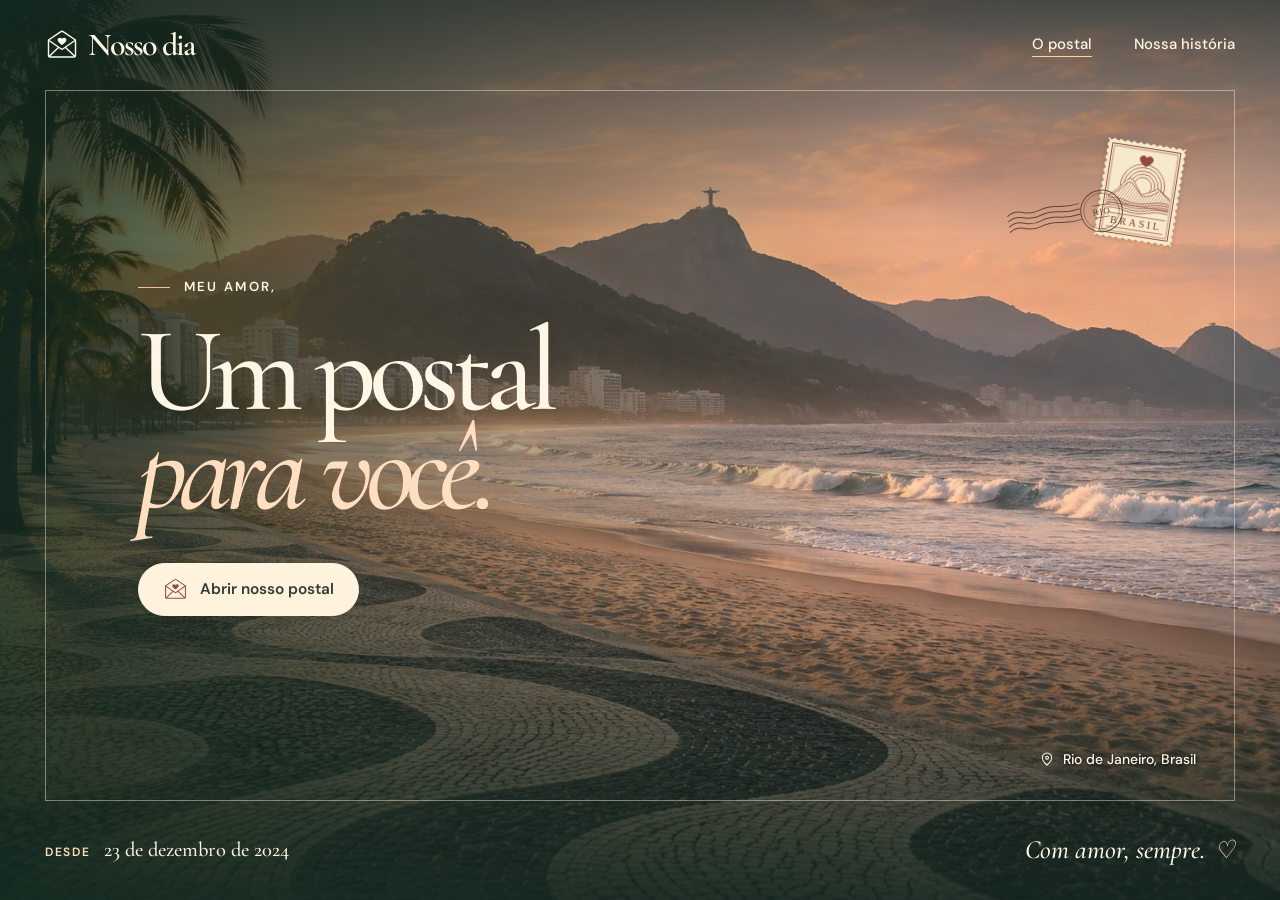
<file: index.html>
<!doctype html>
<html lang="pt-BR">
<head>
  <meta charset="utf-8">
  <meta name="viewport" content="width=device-width, initial-scale=1">
  <meta name="theme-color" content="#203c35">
  <title>Nosso dia · Um postal para você</title>
  <link rel="icon" type="image/svg+xml" href="./assets/coracao.svg">
  <link rel="stylesheet" href="./postal.css">
</head>
<body class="cover rio-fixo">
  <div class="postal-shell">
    <header class="masthead">
      <a class="brand" href="./index.html" aria-label="Nosso dia, início"><img src="./assets/envelope.svg" width="34" height="34" alt="">Nosso dia</a>
      <nav class="mast-nav" aria-label="Navegação principal">
        <a href="./index.html" aria-current="page">O postal</a>
        <a href="./aniversario.html">Nossa história</a>
      </nav>
    </header>

    <main>
      <article class="postcard" aria-labelledby="postal-title">
        <div class="postage" aria-hidden="true">
          <img class="stamp" src="./assets/selo.svg" width="96" height="123" alt="">
          <img class="postmark" src="./assets/carimbo.svg" width="147" height="70" alt="">
        </div>
        <div class="greeting">
          <p class="salutation">Meu amor,</p>
          <h1 id="postal-title">Um postal<br><em>para você.</em></h1>
          <a class="open-postal" href="./aniversario.html">
            <img src="./assets/envelope.svg" alt="" width="25" height="25">
            Abrir nosso postal
          </a>
        </div>
        <p class="place"><svg aria-hidden="true" viewBox="0 0 24 24" fill="none" stroke="currentColor" stroke-width="1.6"><path d="M19 10c0 5-7 11-7 11S5 15 5 10a7 7 0 1 1 14 0Z"/><circle cx="12" cy="10" r="2.2"/></svg>Rio de Janeiro, Brasil</p>
      </article>
    </main>

    <footer class="postscript">
      <p class="since"><span>Desde</span><time datetime="2024-12-23">23 de dezembro de 2024</time></p>
      <p class="signoff">Com amor, sempre. <span aria-hidden="true">♡</span></p>
    </footer>
  </div>
</body>
</html>
</file>
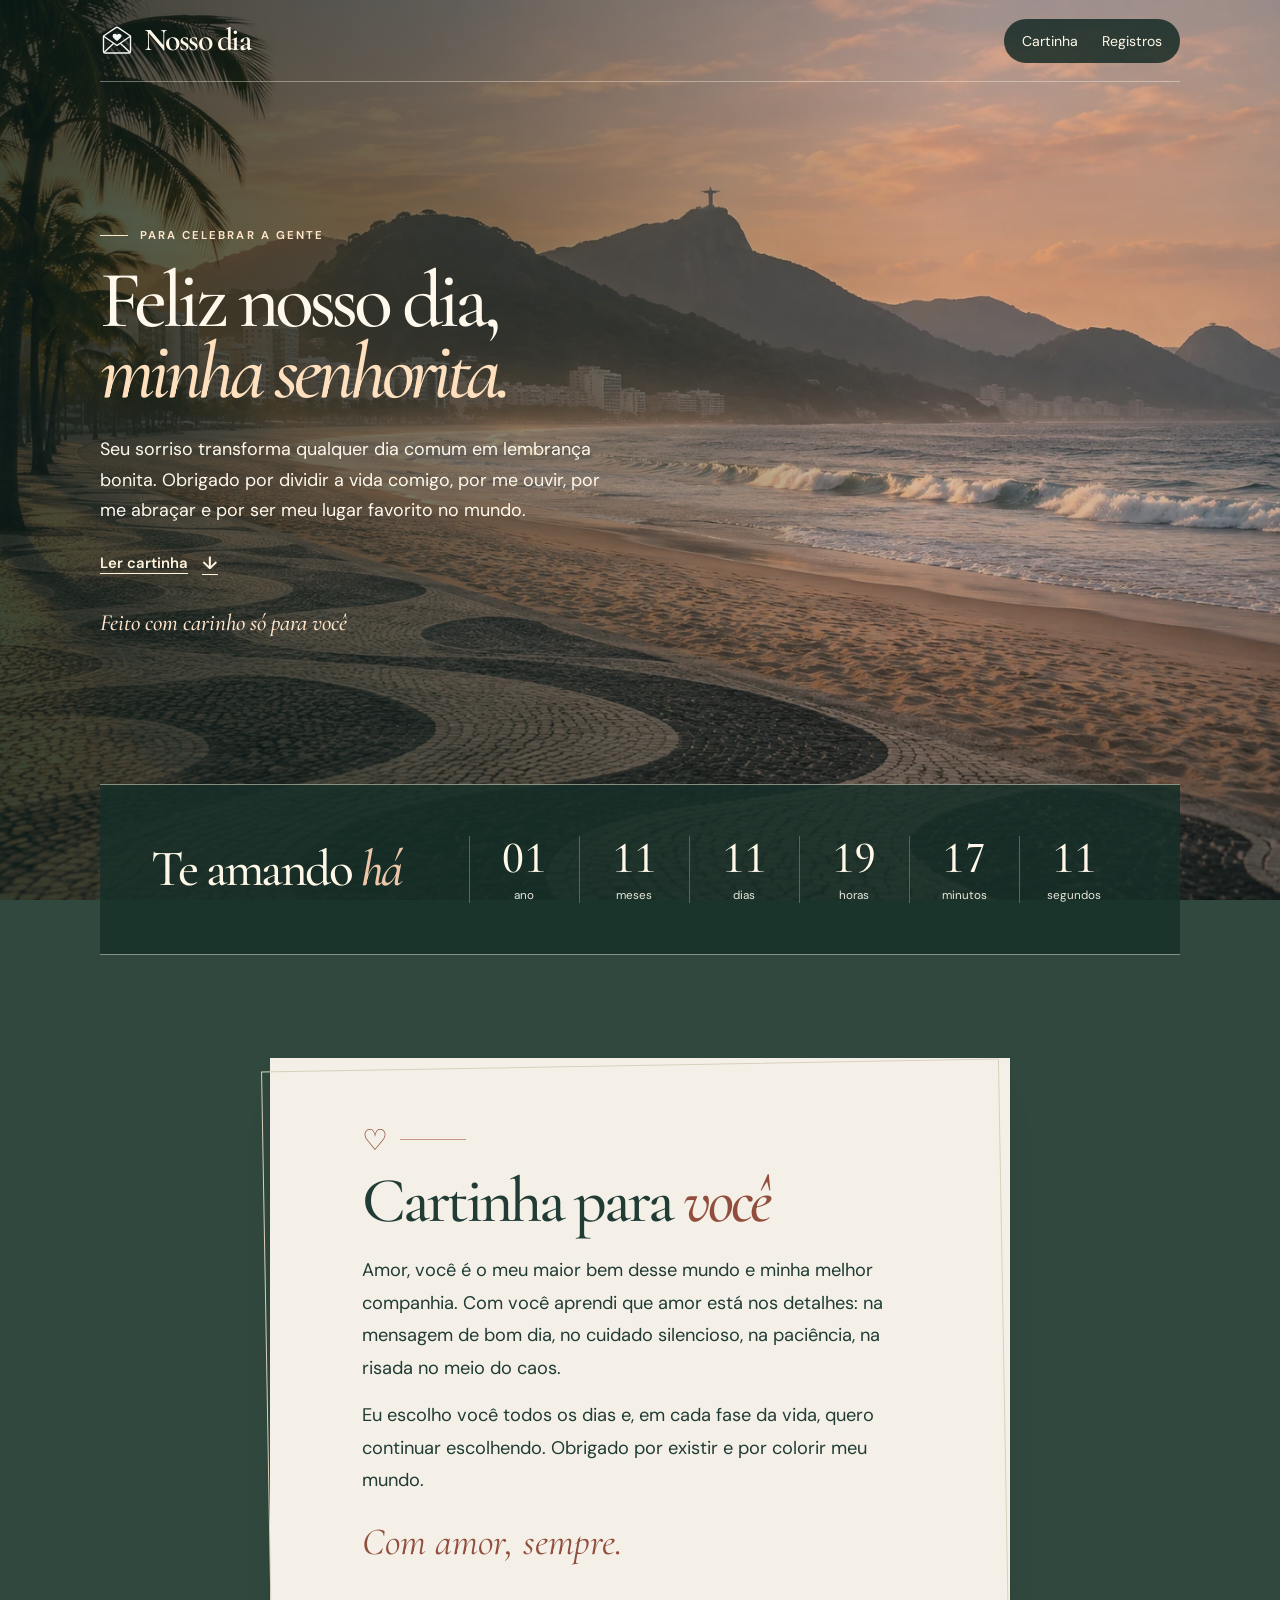
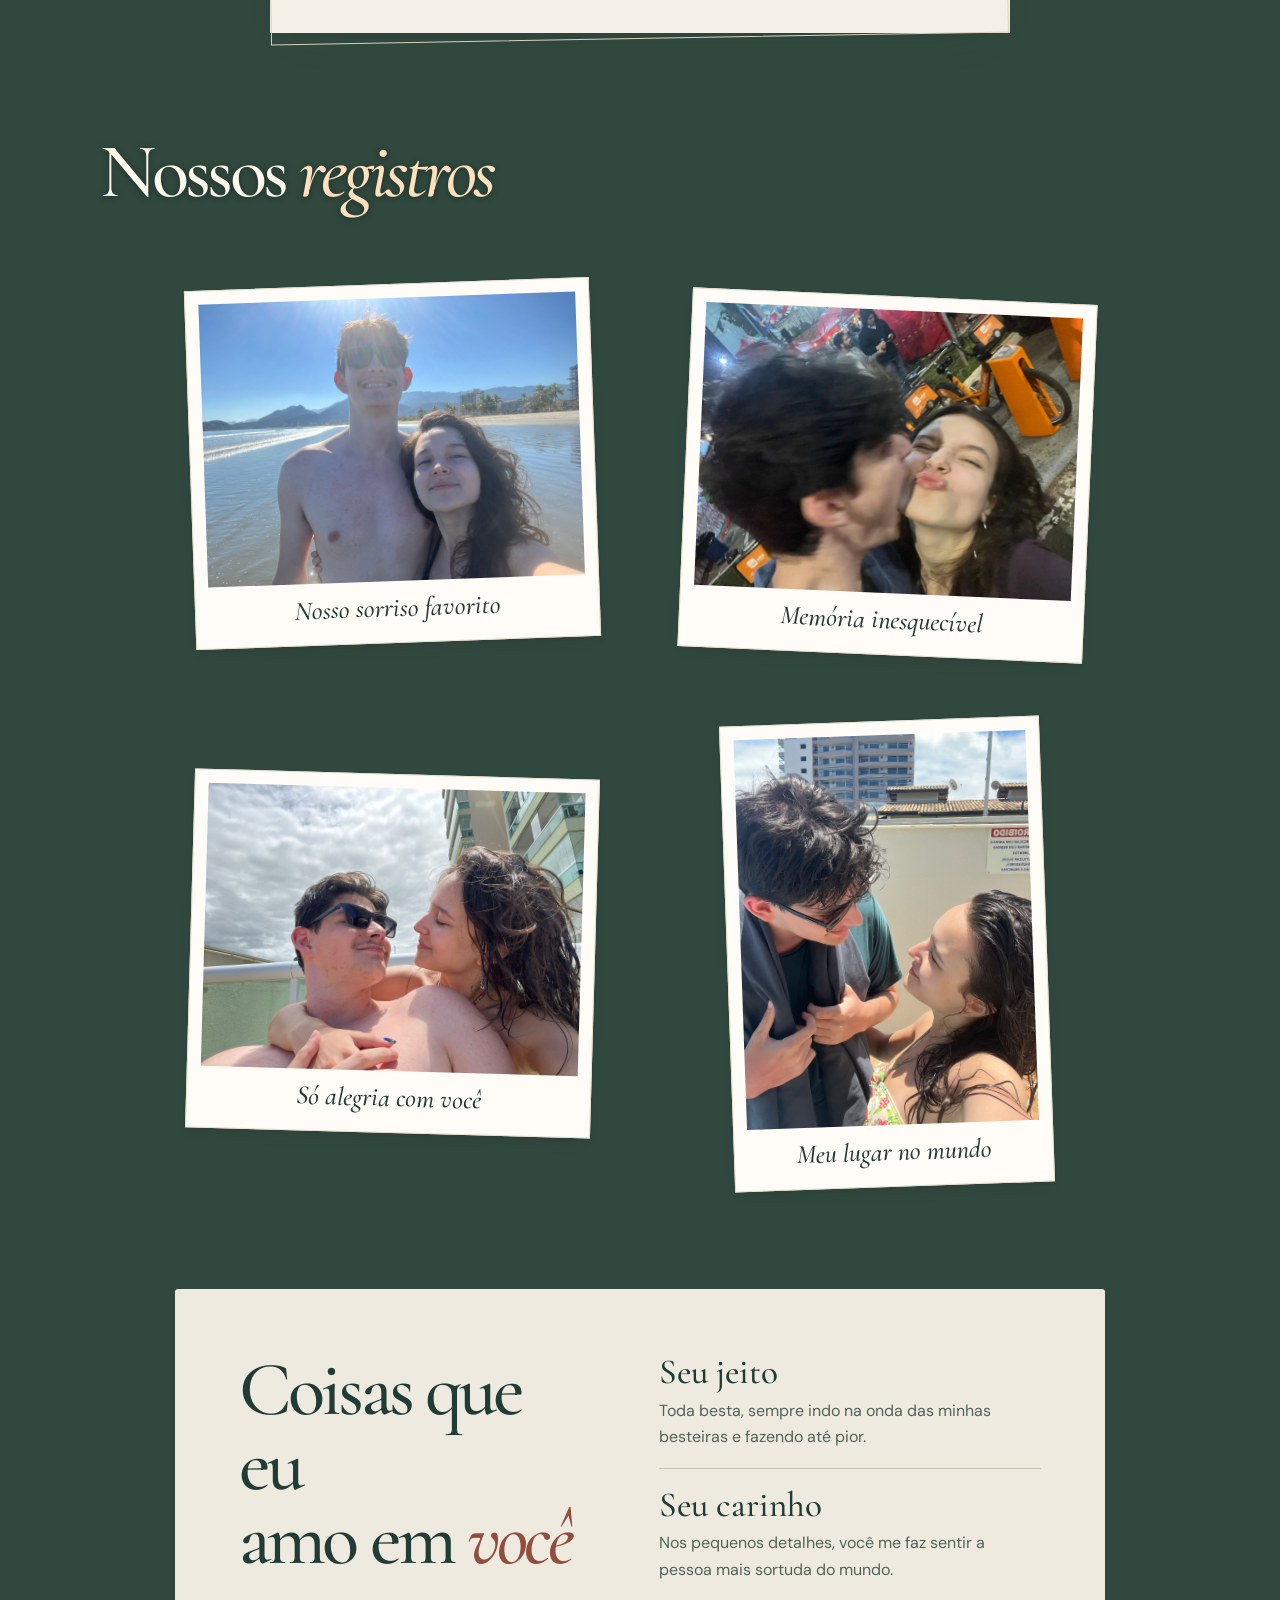
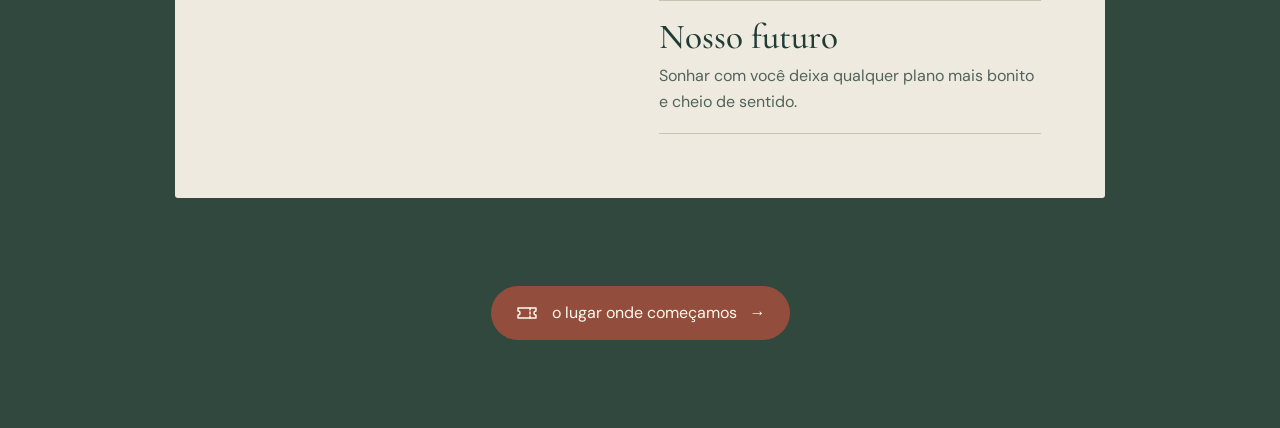
<file: aniversario.html>
<!doctype html>
<html lang="pt-BR">
<head>
  <meta charset="utf-8">
  <meta name="viewport" content="width=device-width, initial-scale=1">
  <meta name="theme-color" content="#f8f3e9">
  <title>Nosso dia · Cartinha e registros</title>
  <link rel="icon" type="image/svg+xml" href="./assets/coracao.svg">
  <link rel="stylesheet" href="./postal.css">
  <link rel="stylesheet" href="./album.css">
  <script src="./contador.js" defer></script>
</head>
<body class="album-page rio-fixo">
  <header class="album-nav album-shell">
    <a class="brand" href="./index.html" aria-label="Nosso dia, voltar à capa"><img src="./assets/envelope.svg" alt="" width="34" height="34">Nosso dia</a>
    <nav aria-label="Nesta página">
      <a href="#cartinha">Cartinha</a>
      <a href="#registros">Registros</a>
    </nav>
  </header>

  <main>
    <section class="album-intro album-shell" aria-labelledby="titulo">
      <div class="album-intro-copy">
        <p class="album-kicker">Para celebrar a gente</p>
        <h1 id="titulo">Feliz nosso dia,<br><em>minha senhorita.</em></h1>
        <p class="album-lead">Seu sorriso transforma qualquer dia comum em lembrança bonita. Obrigado por dividir a vida comigo, por me ouvir, por me abraçar e por ser meu lugar favorito no mundo.</p>
        <a class="read-letter" href="#cartinha">Ler cartinha <span aria-hidden="true">↓</span></a>
        <p class="album-dedication">Feito com carinho só para você</p>
      </div>
    </section>

    <section class="album-clock" aria-labelledby="titulo-contador">
      <div class="clock-inner album-shell">
        <h2 id="titulo-contador">Te amando <em>há</em></h2>
        <div class="clock-digits" role="timer" aria-labelledby="titulo-contador" aria-live="off">
          <div data-unit="years"><b>–</b><span>anos</span></div>
          <div data-unit="months"><b>–</b><span>meses</span></div>
          <div data-unit="days"><b>–</b><span>dias</span></div>
          <div data-unit="hours"><b>–</b><span>horas</span></div>
          <div data-unit="minutes"><b>–</b><span>minutos</span></div>
          <div data-unit="seconds"><b>–</b><span>segundos</span></div>
        </div>
        <noscript><p>Desde 23 de dezembro de 2024.</p></noscript>
      </div>
    </section>

    <section class="album-letter album-shell" id="cartinha" aria-labelledby="titulo-cartinha">
      <div class="letter-sheet">
        <div class="letter-letterhead"><span aria-hidden="true">♡</span></div>
        <h2 id="titulo-cartinha">Cartinha para <em>você</em></h2>
        <p>Amor, você é o meu maior bem desse mundo e minha melhor companhia. Com você aprendi que amor está nos detalhes: na mensagem de bom dia, no cuidado silencioso, na paciência, na risada no meio do caos.</p>
        <p>Eu escolho você todos os dias e, em cada fase da vida, quero continuar escolhendo. Obrigado por existir e por colorir meu mundo.</p>
        <p class="letter-signature">Com amor, sempre.</p>
      </div>
    </section>

    <section class="album-gallery" id="registros" aria-labelledby="titulo-registros">
      <div class="album-shell">
        <h2 id="titulo-registros">Nossos <em>registros</em></h2>
        <div class="photo-spread">
          <figure>
            <img src="./foto-1.jpeg" width="1600" height="1200" loading="lazy" alt="Nós dois na beira do mar, com o sol e as montanhas ao fundo.">
            <figcaption>Nosso sorriso favorito</figcaption>
          </figure>
          <figure>
            <img src="./foto-2.jpeg" width="1600" height="1200" loading="lazy" alt="Um beijo na bochecha e uma careta para a câmera.">
            <figcaption>Memória inesquecível</figcaption>
          </figure>
          <figure>
            <img src="./foto-3.png" width="1600" height="1200" loading="lazy" alt="Nós dois deitados ao sol, sorrindo um para o outro.">
            <figcaption>Só alegria com você</figcaption>
          </figure>
          <figure>
            <img src="./foto-4.png" width="1200" height="1600" loading="lazy" alt="Nós dois de pé ao sol, olhando um para o outro.">
            <figcaption>Meu lugar no mundo</figcaption>
          </figure>
        </div>
      </div>
    </section>

    <section class="album-moments album-shell" aria-labelledby="titulo-momentos">
      <h2 id="titulo-momentos">Coisas que eu<br>amo em <em>você</em></h2>
      <dl>
        <div><dt>Seu jeito</dt><dd>Toda besta, sempre indo na onda das minhas besteiras e fazendo até pior.</dd></div>
        <div><dt>Seu carinho</dt><dd>Nos pequenos detalhes, você me faz sentir a pessoa mais sortuda do mundo.</dd></div>
        <div><dt>Nosso futuro</dt><dd>Sonhar com você deixa qualquer plano mais bonito e cheio de sentido.</dd></div>
      </dl>
    </section>

    <div class="album-finale album-shell" id="lembranca">
      <a class="memory-ticket" href="./cinesala-chuva.html">
        <svg viewBox="0 0 24 24" fill="none" stroke="currentColor" stroke-width="1.4" stroke-linecap="round" stroke-linejoin="round" aria-hidden="true"><path d="M3 7h18v3a2 2 0 0 0 0 4v3H3v-3a2 2 0 0 0 0-4V7Z"/><path d="M15 7v2m0 2v2m0 2v2"/></svg>
        <span>o lugar onde começamos</span><span aria-hidden="true">→</span>
      </a>
    </div>
  </main>
</body>
</html>
</file>
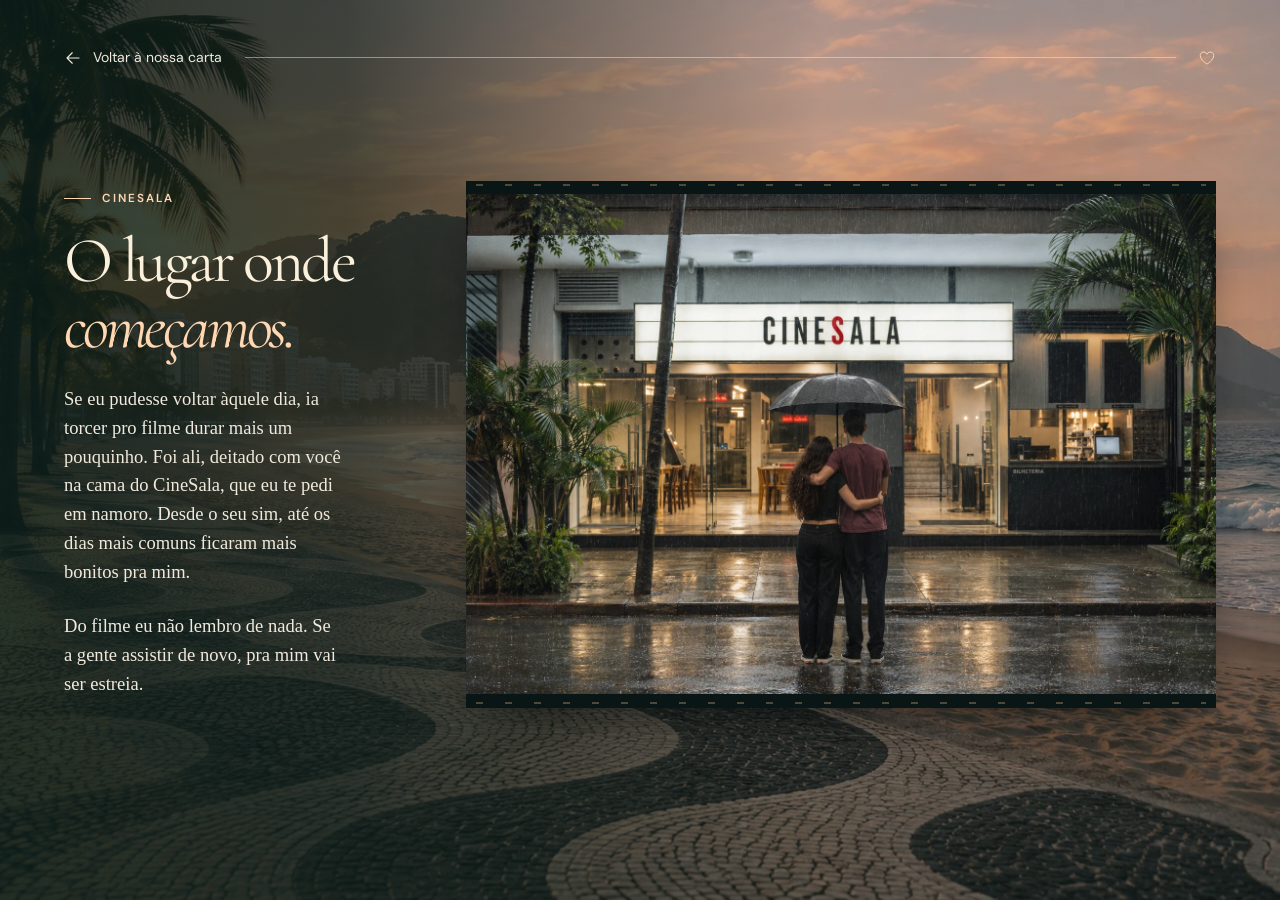
<file: cinesala-chuva.html>
<!doctype html>
<html lang="pt-BR">
<head>
  <meta charset="utf-8">
  <meta name="viewport" content="width=device-width, initial-scale=1">
  <meta name="theme-color" content="#102523">
  <title>O lugar onde começamos · CineSala</title>
  <link rel="icon" type="image/svg+xml" href="./assets/coracao.svg">
  <link rel="stylesheet" href="./postal.css">
  <link rel="stylesheet" href="./cinesala.css">
</head>
<body class="rio-fixo cinema-page">
  <header class="page-header">
    <nav aria-label="Navegação">
      <a class="back-link" href="./aniversario.html#lembranca">
        <svg aria-hidden="true" viewBox="0 0 24 24" width="18" height="18" fill="none" stroke="currentColor" stroke-width="1.5" stroke-linecap="round" stroke-linejoin="round">
          <path d="M20 12H4m7 7-7-7 7-7"/>
        </svg>
        Voltar à nossa carta
      </a>
    </nav>
    <span class="header-line" aria-hidden="true"></span>
    <svg class="heart-mark" aria-hidden="true" viewBox="0 0 24 24" width="18" height="18" fill="none" stroke="currentColor" stroke-width="1.3">
      <path d="M12 20S3 14.8 3 8.6C3 3.6 9.3 2.2 12 7c2.7-4.8 9-3.4 9 1.6 0 6.2-9 11.4-9 11.4Z"/>
    </svg>
  </header>
  <main>
    <figure class="memory">
      <div class="film">
        <picture>
          <source media="(max-width: 36rem)" srcset="./assets/cinesala-mobile.webp" width="768" height="1024">
          <img src="./assets/cinesala.webp" width="1536" height="1024" fetchpriority="high" alt="Nós dois de costas, juntos sob um guarda-chuva preto, olhando para a entrada do CineSala num dia de chuva.">
        </picture>
      </div>
      <figcaption class="caption">
        <p class="location">CineSala</p>
        <h1>O lugar onde <em>começamos.</em></h1>
        <p class="letter">Se eu pudesse voltar àquele dia, ia torcer pro filme durar mais um pouquinho. Foi ali, deitado com você na cama do CineSala, que eu te pedi em namoro. Desde o seu sim, até os dias mais comuns ficaram mais bonitos pra mim.</p>
        <p class="letter">Do filme eu não lembro de nada. Se a gente assistir de novo, pra mim vai ser estreia.</p>
      </figcaption>
    </figure>
  </main>
</body>
</html>
</file>
<file: postal.css>
@font-face {
  font-family: "Cormorant Garamond";
  src: url("./assets/fonts/cormorant.woff2") format("woff2");
  font-weight: 300 700;
  font-style: normal;
  font-display: swap;
}
@font-face {
  font-family: "Cormorant Garamond";
  src: url("./assets/fonts/cormorant-italic.woff2") format("woff2");
  font-weight: 300 700;
  font-style: italic;
  font-display: swap;
}
@font-face {
  font-family: "DM Sans";
  src: url("./assets/fonts/dm-sans.woff2") format("woff2");
  font-weight: 100 1000;
  font-display: swap;
}
:root {
  --paper: #faf5eb;
  --ink: #203c35;
  --rust: #934d3d;
  --serif: "Cormorant Garamond", Georgia, serif;
  --sans: "DM Sans", Arial, sans-serif;
}
*, *::before, *::after { box-sizing: border-box; }
body { margin: 0; }
.rio-fixo {
  --rio-foto: url("./assets/rio.webp");
  isolation: isolate;
  min-height: 100svh;
  background-color: #30483e;
}
.rio-fixo::before {
  content: "";
  position: fixed;
  inset: 0;
  z-index: -1;
  pointer-events: none;
  background-image: var(--rio-veu, linear-gradient(transparent, transparent)), var(--rio-foto);
  background-size: cover;
  background-position: 50% 44%;
  background-repeat: no-repeat;
}
@media (max-width: 650px) and (orientation: portrait) {
  .rio-fixo { --rio-foto: url("./assets/rio-mobile.webp"); }
}
:focus-visible { outline: 3px solid #bc5737; outline-offset: 5px; }
.brand {
  display: inline-flex;
  align-items: center;
  gap: .6rem;
  color: var(--ink);
  font: 600 2rem/.95 var(--serif);
  letter-spacing: -.055em;
  text-decoration: none;
  white-space: nowrap;
}
.brand img, .brand svg { color: var(--rust); flex: none; }
.cover {
  --rio-veu: linear-gradient(90deg, #11291fd6, #162b225f 37%, transparent 72%),
             linear-gradient(180deg, #17211db3, transparent 26%, transparent 62%, #12271fe0);
  color: #fff6e6;
  font-family: var(--sans);
  -webkit-font-smoothing: antialiased;
}
.postal-shell {
  margin-inline: auto;
  width: min(100% - clamp(2rem, 7vw, 8rem), 96rem);
  min-height: 100svh;
  display: flex;
  flex-direction: column;
}
.postal-shell main { display: flex; flex: 1; }
.cover .brand { color: inherit; }
.cover .brand img { filter: brightness(0) invert(94%) sepia(24%); }
.cover :focus-visible { outline-color: #fff6e6; }
.masthead, .postscript {
  display: flex;
  align-items: center;
  justify-content: space-between;
}
.masthead { min-height: clamp(4.6rem, 10svh, 6.9rem); }
.mast-nav { display: flex; align-items: center; gap: clamp(1.2rem, 3.3vw, 3.5rem); }
.mast-nav a {
  display: inline-flex;
  align-items: center;
  min-height: 44px;
  font: 500 .93rem/1.3 var(--sans);
  color: inherit;
  text-decoration: none;
}
.mast-nav a[aria-current], .mast-nav a:hover {
  text-decoration: underline;
  text-decoration-color: #f7d3ae;
  text-underline-offset: .45rem;
  text-decoration-thickness: 1px;
}
.postcard {
  flex: 1;
  position: relative;
  display: grid;
  align-items: center;
  min-height: 34rem;
  border: 1px solid #fff6e66e;
  color: #fff6e6;
  padding: 3rem clamp(2.8rem, 7.2vw, 8.5rem);
}
.greeting { position: relative; margin-top: .3rem; justify-self: start; }
.salutation {
  margin: 0 0 clamp(1.1rem, 3vh, 2rem);
  display: flex;
  align-items: center;
  gap: .85rem;
  font: 600 .82rem/1.2 var(--sans);
  letter-spacing: .18em;
  text-transform: uppercase;
}
.salutation::before { content: ""; width: 2rem; height: 1px; background: #efbf9b; }
.greeting h1 {
  margin: 0;
  font: 500 clamp(5.9rem, 9.4vw, 10.4rem)/.82 var(--serif);
  letter-spacing: -.065em;
}
.greeting h1 em { font-weight: 500; color: #ffdfbf; }
.open-postal {
  display: inline-flex;
  align-items: center;
  justify-content: center;
  gap: .74rem;
  margin-top: clamp(2rem, 4.8vh, 3.4rem);
  border-radius: 10rem;
  border: 1px solid #fff3de;
  padding: .78rem 1.5rem;
  min-height: 3.35rem;
  background: #fff3de;
  color: #323b30;
  font: 600 .96rem/1.35 var(--sans);
  text-decoration: none;
  transition: background .18s, transform .18s;
}
.open-postal:hover { background: #fffaf0; transform: translateY(-2px); }
.open-postal:focus-visible { outline-color: white; }
.postage {
  position: absolute;
  right: clamp(1.9rem, 4.2vw, 5.5rem);
  top: clamp(1.8rem, 5.5vh, 4.7rem);
  width: clamp(4.3rem, 6.4vw, 7rem);
  transform: rotate(9deg);
  pointer-events: none;
}
.stamp { width: 100%; height: auto; display: block; filter: drop-shadow(0 1px 2px #30251b45); }
.postmark {
  position: absolute;
  width: 145%;
  height: auto;
  top: 59%;
  right: 62%;
  transform: rotate(-18deg);
  opacity: .9;
}
.place {
  position: absolute;
  bottom: clamp(1.3rem, 3.5vh, 2.4rem);
  right: clamp(1.6rem, 3vw, 4.2rem);
  display: flex;
  align-items: center;
  gap: .5rem;
  margin: 0;
  color: #fff9ed;
  font-size: .87rem;
  font-weight: 500;
  text-shadow: 0 1px 4px #000;
}
.place svg { width: 1rem; height: 1rem; }
.postscript { min-height: 6.2rem; gap: 1.2rem; }
.since { margin: 0; display: flex; gap: .8rem; align-items: baseline; }
.since span { color: #ffdfbf; font: 600 .75rem/1.2 var(--sans); text-transform: uppercase; letter-spacing: .15em; }
.since time { font: 500 1.28rem/1.3 var(--serif); }
.signoff { margin: 0; font: italic 500 1.65rem/1.1 var(--serif); }
.signoff span { display: inline-block; color: #ffdfbf; font-family: Georgia, serif; margin-left: .18rem; font-size: .9em; transform: rotate(-10deg); }
@media (max-width: 650px) {
  .postal-shell { width: calc(100% - 1.5rem); }
  .masthead { padding-inline: .35rem; min-height: 4.3rem; }
  .brand { font-size: 1.7rem; gap: .45rem; }
  .brand img, .brand svg { width: 27px; height: 27px; }
  .mast-nav { gap: 1rem; }
  .mast-nav a { font-size: .83rem; }
  .postcard { align-items: end; padding: 2rem 1.7rem 4.9rem; min-height: 29rem; }
  .cover {
    --rio-veu: linear-gradient(180deg, #142923b8, transparent 20%, transparent 38%, #172b2494 60%, #0b221cde 100%);
  }
  .greeting h1 { font-size: clamp(4.6rem, 16.8vw, 6.8rem); line-height: .86; }
  .salutation { font-size: .74rem; margin-bottom: 1.05rem; }
  .postage { right: 1.35rem; top: 1.35rem; width: 3.7rem; }
  .open-postal { min-height: 3rem; margin-top: 1.65rem; padding: .65rem 1.2rem; }
  .place { bottom: 1.15rem; right: 1.2rem; font-size: .77rem; }
  .postscript { padding: 1.15rem .45rem; min-height: 4.6rem; }
  .since { flex-direction: column; gap: .15rem; }
  .since span { font-size: .66rem; }
  .since time { font-size: 1.02rem; }
  .signoff { font-size: clamp(1.14rem, 4.5vw, 1.5rem); }
}
@media (prefers-reduced-motion: reduce) {
  .open-postal { transition: none; }
}
</file>
<file: album.css>
.album-page {
  --line: #c9c2ae;
  --quiet: #52645a;
  --rio-veu: linear-gradient(95deg, rgb(10 28 25 / 79%), rgb(12 31 28 / 54%) 35%, rgb(12 31 28 / 14%) 71%), linear-gradient(0deg, rgb(15 32 29 / 34%), transparent 48%);
  margin: 0;
  color: var(--ink, #203c35);
  font-family: var(--sans, Arial, sans-serif);
}
.album-page *, .album-page *::before, .album-page *::after { box-sizing: border-box; }
.album-shell { width: min(1080px, calc(100% - clamp(40px, 10vw, 136px))); margin-inline: auto; }
.album-page a:focus-visible { outline: 2px solid currentColor; outline-offset: 5px; }
.album-page h1, .album-page h2, .album-page figure, .album-page dd { margin: 0; }
.album-page h1, .album-page h2, .album-page dt, .album-page figcaption {
  font-family: var(--serif, Georgia, serif);
  font-weight: 500;
}
.album-page h2 { font-size: clamp(3rem, 6vw, 5rem); letter-spacing: -.05em; line-height: .97; }
.album-page em { color: var(--rust, #934d3d); font-style: italic; font-weight: 500; }
.album-nav {
  display: flex;
  align-items: center;
  justify-content: space-between;
  min-height: 82px;
  gap: 14px;
  border-bottom: 1px solid rgb(255 248 234 / 38%);
}
.album-nav .brand { color: #fff8e8; }
.album-nav .brand img { filter: brightness(0) invert(96%); }
.album-nav nav {
  display: flex;
  align-items: center;
  gap: clamp(12px, 2vw, 24px);
  padding: 0 18px;
  background: rgb(17 40 35 / 82%);
  border-radius: 50px;
}
.album-nav nav a {
  display: inline-flex;
  align-items: center;
  min-height: 44px;
  color: #fff8e9;
  font-size: .88rem;
  text-decoration: none;
}
.album-nav nav a:hover { text-decoration: underline; text-underline-offset: 5px; }
.album-intro {
  display: grid;
  align-items: center;
  min-height: clamp(480px, 78svh, 850px);
  padding-block: clamp(48px, 7.5vw, 110px);
  color: #fff8ec;
}
.album-intro-copy { max-width: 38rem; }
.album-intro h1 em, .album-gallery h2 em { color: #ffe0be; }
.album-dedication {
  margin: 24px 0 0;
  color: #ffe5ca;
  font: italic 500 1.45rem/1.25 var(--serif, Georgia, serif);
}
.album-kicker {
  display: flex;
  align-items: center;
  gap: 12px;
  margin: 0 0 22px;
  color: #ffe5ca;
  font-size: .71rem;
  font-weight: 650;
  text-transform: uppercase;
  letter-spacing: .18em;
}
.album-kicker::before { content: ""; width: 28px; height: 1px; background: currentColor; }
.album-intro h1 {
  font-size: clamp(3.5rem, 6.3vw, 6.1rem);
  letter-spacing: -.06em;
  line-height: .89;
  text-wrap: balance;
}
.album-lead { max-width: 43ch; margin: 26px 0 16px; font-size: clamp(1rem, 1.4vw, 1.13rem); line-height: 1.7; color: #fff8ec; }
.read-letter {
  display: inline-flex;
  gap: 14px;
  align-items: center;
  min-height: 44px;
  color: #fff4de;
  text-decoration: underline;
  text-underline-offset: .35em;
  font-size: .93rem;
  font-weight: 600;
}
.read-letter span { font-size: 1.2em; }
.letter-signature {
  font-family: var(--serif, Georgia, serif);
  font-style: italic;
  color: var(--rust, #934d3d);
}
.album-clock { color: #fff8e9; }
.clock-inner {
  display: flex;
  align-items: center;
  justify-content: space-between;
  gap: 34px;
  padding: clamp(25px, 4vw, 54px) clamp(20px, 4vw, 56px);
  border-block: 1px solid rgb(255 248 230 / 47%);
  background: rgb(22 47 40 / 83%);
}
.album-clock h2 { font-size: clamp(2.5rem, 4vw, 3.55rem); white-space: nowrap; }
.album-clock h2 em { color: #edc6a9; }
.clock-digits {
  flex: 1;
  max-width: 660px;
  display: grid;
  grid-template-columns: repeat(6, minmax(0, 1fr));
}
.clock-digits > div { text-align: center; border-left: 1px solid #52695c; }
.clock-digits b, .clock-digits span { display: block; }
.clock-digits b {
  font-family: var(--serif, Georgia, serif);
  font-size: clamp(2.5rem, 3.5vw, 3.55rem);
  font-weight: 500;
  font-variant-numeric: lining-nums tabular-nums;
  line-height: 1;
}
.clock-digits span { margin-top: 6px; color: #e4e8d9; font-size: .73rem; }
.album-letter { padding-block: clamp(60px, 8vw, 112px); scroll-margin-top: 20px; }
.letter-sheet {
  position: relative;
  isolation: isolate;
  max-width: 740px;
  margin-inline: auto;
  padding: clamp(32px, 6vw, 68px) clamp(26px, 7.2vw, 92px);
  background: rgb(255 250 241 / 95%);
  box-shadow: 0 2px 4px #3d392213, 0 18px 45px -30px #3d392244;
}
.letter-sheet::before {
  content: "";
  position: absolute;
  z-index: -1;
  inset: 7px 6px -6px -4px;
  border: 1px solid #d8d0bc;
  transform: rotate(-1deg);
  pointer-events: none;
}
.letter-letterhead { display: flex; align-items: center; gap: 12px; color: var(--rust, #934d3d); }
.letter-letterhead::after { content: ""; height: 1px; width: 66px; background: #c59a82; }
.letter-letterhead span { font: 1.8rem/1 Georgia, serif; }
.letter-sheet h2 { margin: 16px 0 22px; font-size: clamp(2.65rem, 5vw, 4rem); }
.letter-sheet p:not(.letter-signature) { margin: 0 0 15px; font-size: clamp(1.02rem, 1.7vw, 1.14rem); line-height: 1.78; }
.letter-sheet .letter-signature { margin: 22px 0 0; font-size: clamp(1.9rem, 3vw, 2.5rem); }
.album-gallery { padding: 0 0 clamp(55px, 8vw, 115px); scroll-margin-top: 28px; }
.album-gallery h2 {
  margin-bottom: clamp(35px, 6vw, 75px);
  color: #fff8ec;
  text-shadow: 0 1px 6px rgb(12 25 22 / 50%);
}
.photo-spread {
  max-width: 900px;
  margin: auto;
  display: grid;
  grid-template-columns: 1fr 1fr;
  column-gap: clamp(34px, 7vw, 90px);
  row-gap: clamp(42px, 6vw, 80px);
  align-items: center;
}
.photo-spread figure {
  padding: clamp(7px, 1vw, 13px);
  background: #fffcf7;
  border: 1px solid #e6ded0;
  box-shadow: 0 8px 18px -12px #3a302666, 0 2px 4px #3a302618;
  transform: rotate(-2deg);
}
.photo-spread figure:nth-child(2) { transform: translateY(12px) rotate(2.5deg); }
.photo-spread figure:nth-child(3) { transform: rotate(1.6deg); }
.photo-spread figure:nth-child(4) { width: 79%; justify-self: center; transform: rotate(-2deg); }
.photo-spread img { display: block; width: 100%; height: auto; }
.photo-spread figcaption {
  padding: 13px 3px 6px;
  text-align: center;
  font-size: clamp(1.19rem, 2.3vw, 1.65rem);
  line-height: 1.12;
  font-style: italic;
}
.album-moments {
  display: grid;
  grid-template-columns: .9fr 1fr;
  gap: clamp(35px, 6vw, 80px);
  max-width: 930px;
  background: rgb(250 245 235 / 94%);
  padding: clamp(28px, 5vw, 64px);
  border-radius: 3px;
}
.album-moments dl { margin: 0; }
.album-moments dl > div { padding: 17px 0; border-bottom: 1px solid var(--line); }
.album-moments dl > div:first-child { padding-top: 0; }
.album-moments dt { font-size: clamp(1.75rem, 3vw, 2.2rem); line-height: 1.1; }
.album-moments dd { margin-top: 6px; max-width: 42ch; color: var(--quiet); line-height: 1.65; }
.album-finale { text-align: center; padding-block: clamp(48px, 7vw, 88px); }
.memory-ticket {
  display: inline-flex;
  align-items: center;
  justify-content: center;
  gap: 13px;
  padding: 15px 24px;
  min-height: 54px;
  border-radius: 999px;
  background: var(--rust, #934d3d);
  color: #fff9ed;
  font-family: var(--sans, Arial, sans-serif);
  font-size: 1rem;
  text-decoration: none;
}
.memory-ticket:hover { background: #743b2e; }
.memory-ticket:focus-visible { outline-color: var(--rust, #934d3d) !important; }
.memory-ticket svg { width: 24px; height: 24px; flex: none; }
@media (max-width: 850px) {
  .clock-inner { flex-direction: column; gap: 22px; }
  .clock-digits { width: 100%; }
  .clock-digits > div:first-child { border: 0; }
}
@media (max-width: 660px) {
  .album-page {
    --rio-veu: linear-gradient(0deg, rgb(9 29 26 / 80%), rgb(12 30 26 / 68%) 43%, rgb(13 31 27 / 21%) 72%, rgb(13 31 27 / 28%));
  }
  .album-nav { min-height: 64px; }
  .album-nav .brand { text-shadow: 0 1px 4px rgb(9 19 14 / 94%); }
  .album-nav nav { padding-inline: 12px; }
  .album-intro {
    align-items: end;
    min-height: clamp(36rem, calc(100svh - 64px), 54rem);
    padding-block: clamp(10rem, 29svh, 17rem) 44px;
  }
  .album-intro-copy { max-width: 445px; }
  .album-intro h1 { font-size: clamp(2.95rem, 12.2vw, 4.85rem); }
  .album-lead { margin-top: 18px; }
  .album-dedication { margin-top: 16px; font-size: 1.33rem; }
  .album-gallery h2 {
    display: table;
    padding: 9px 18px 13px;
    background: rgb(16 39 33 / 87%);
    border-radius: 2px;
    font-size: clamp(2.45rem, 10vw, 3.5rem);
  }
  .clock-digits { grid-template-columns: repeat(3, 1fr); row-gap: 21px; }
  .clock-digits > div:nth-child(4) { border-left: 0; }
  .photo-spread { grid-template-columns: 1fr; justify-items: center; padding-inline: 6px; gap: 30px; }
  .photo-spread figure { width: min(95%, 425px); }
  .photo-spread figure:nth-child(2) { transform: rotate(2deg); }
  .photo-spread figure:nth-child(4) { width: min(80%, 315px); }
  .album-moments { grid-template-columns: 1fr; gap: 30px; }
}
@media (prefers-reduced-motion: no-preference) {
  html { scroll-behavior: smooth; }
}
</file>
<file: cinesala.css>
:root {
  color-scheme: dark;
  --paper: #faf0dc;
  --ink-soft: #f0e9dc;
  --brass: #ffd7b2;
  --rule: rgb(255 239 210 / 46%);
  font-family: Georgia, serif;
}

* {
  box-sizing: border-box;
}

.cinema-page {
  --rio-veu: linear-gradient(90deg, rgb(10 29 26 / 86%), rgb(12 29 26 / 75%) 27%, rgb(13 32 28 / 17%) 64%), linear-gradient(0deg, rgb(12 31 28 / 37%), transparent 70%);
  min-height: 100vh;
  min-height: 100svh;
  margin: 0;
  padding: 0 clamp(1.25rem, 5vw, 5rem);
  color: var(--paper);
}

.page-header,
main {
  max-width: 92rem;
  margin-inline: auto;
}

.page-header {
  min-height: clamp(4.5rem, 9vw, 7.5rem);
  display: flex;
  align-items: center;
  gap: 1.4rem;
}

.back-link {
  display: inline-flex;
  align-items: center;
  gap: .7rem;
  min-height: 44px;
  color: var(--ink-soft);
  font: .875rem/1.4 var(--sans);
  text-decoration: none;
  text-shadow: 0 1px 4px #152620;
}

.back-link:hover {
  color: white;
  text-decoration: underline;
  text-underline-offset: .35em;
}

.back-link:focus-visible {
  outline: 2px solid var(--brass);
  outline-offset: .3rem;
}

.header-line {
  flex: 1;
  height: 1px;
  background: var(--rule);
}

.heart-mark {
  color: var(--brass);
}

.memory {
  min-height: min(44rem, 76vh);
  margin: 0;
  padding-block: clamp(1.5rem, 4vw, 4rem) clamp(3rem, 6vw, 6rem);
  display: grid;
  grid-template-columns: minmax(15rem, .72fr) minmax(0, 1.6fr);
  align-items: center;
  gap: clamp(2rem, 5vw, 6rem);
}

.film {
  grid-column: 2;
  grid-row: 1;
  position: relative;
  padding: clamp(.6rem, 1.05vw, 1rem) 0;
  background: #0a1515;
  box-shadow: 0 1.5rem 3rem -1.25rem rgb(1 9 9 / 72%);
}

.film::before,
.film::after {
  content: "";
  position: absolute;
  left: .65rem;
  right: .65rem;
  height: 2px;
  background: repeating-linear-gradient(to right, #786d55 0 7px, transparent 7px 29px);
  opacity: .6;
}

.film::before {
  top: .22rem;
}

.film::after {
  bottom: .22rem;
}

.film img {
  display: block;
  width: 100%;
  height: auto;
}

.caption {
  grid-column: 1;
  grid-row: 1;
  max-width: 26rem;
}

.location {
  display: flex;
  align-items: center;
  gap: .65rem;
  margin: 0 0 1.3rem;
  color: var(--brass);
  font: 600 .73rem/1.4 var(--sans);
  letter-spacing: .18em;
  text-transform: uppercase;
}

.location::before {
  content: "";
  width: 1.7rem;
  height: 1px;
  background: currentColor;
}

h1 {
  margin: 0;
  font-family: var(--serif);
  font-size: clamp(3rem, 5vw, 5.6rem);
  font-weight: 400;
  line-height: 1.03;
  letter-spacing: -.05em;
}

h1 em {
  display: block;
  color: var(--brass);
  font-weight: 400;
}

.letter {
  max-width: 30ch;
  margin: clamp(1.25rem, 2vw, 2rem) 0 0;
  color: var(--ink-soft);
  font-size: clamp(1.1rem, 1.45vw, 1.36rem);
  line-height: 1.55;
}

@media (max-width: 52rem) {
  .cinema-page {
    --rio-veu: linear-gradient(0deg, rgb(12 29 26 / 55%), rgb(16 33 28 / 12%) 76%);
  }

  .back-link {
    padding-inline: 1rem;
    background: rgb(16 36 32 / 84%);
    border-radius: 99px;
  }

  .memory {
    max-width: 38rem;
    min-height: auto;
    margin-inline: auto;
    grid-template-columns: minmax(0, 1fr);
    gap: clamp(1.4rem, 4vw, 2rem);
    padding-top: clamp(2rem, 15svh, 9rem);
  }

  .film,
  .caption {
    grid-column: auto;
    grid-row: auto;
  }

  .caption {
    max-width: 34rem;
    padding: clamp(1.25rem, 5.5vw, 2rem);
    background: rgb(15 36 32 / 91%);
    border-radius: .35rem 1.65rem;
  }

  .location {
    margin-bottom: .85rem;
  }

  h1 {
    font-size: clamp(2.9rem, 8.7vw, 4.2rem);
  }

  .letter {
    max-width: 37ch;
  }
}
</file>
